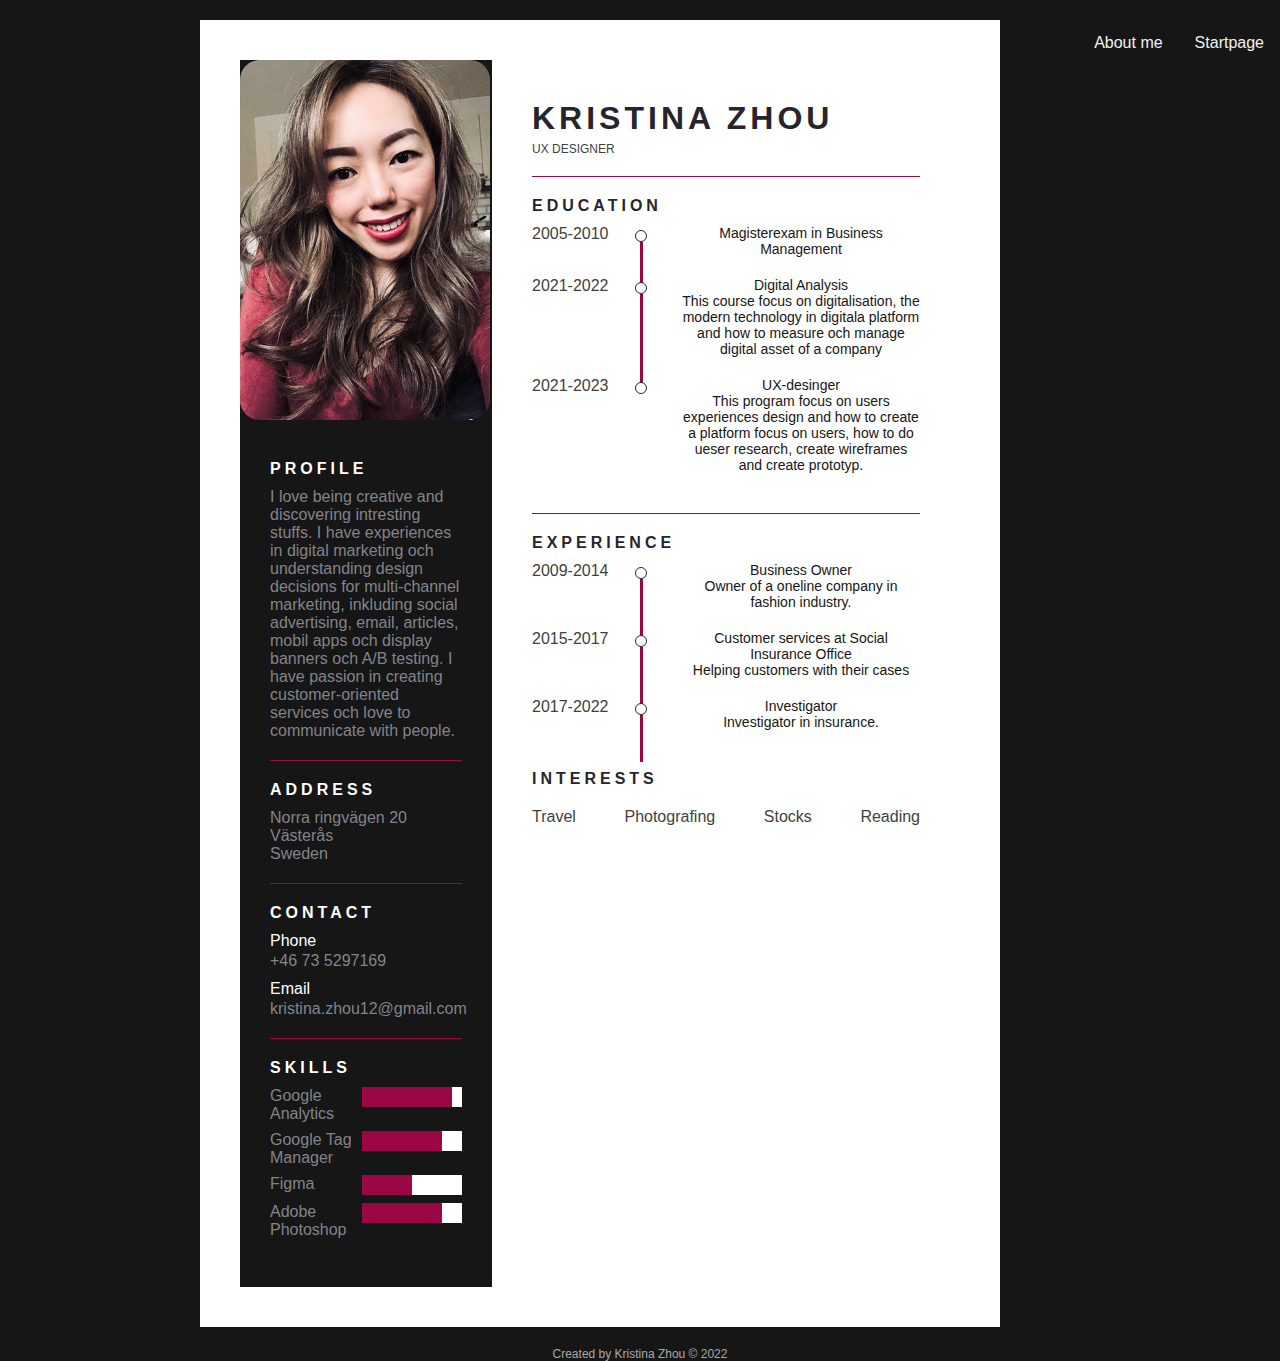
<file: aboutme.html>
<!DOCTYPE html>
<html lang="en">

<head>
    <meta charset="UTF-8">
    <meta http-equiv="X-UA-Compatible" content="IE=edge">
    <meta name="viewport" content="width=device-width, initial-scale=1.0">
    <title>About me</title>
    <link rel="stylesheet" href="style.css">
</head>

<body>
    <nav><div class="topnav">
        <a href="index.html">Startpage</a>
        <a href="aboutme.html">About me</a>
    </div>
    </nav>
<!-- Aboutme section: Koden har lånat från https://github.com/codingmarket07-- Det är bara testpage och jag vill bara lära mig/ förstå hur man använder html och css för att skriva cv -->
<section>
<div class="resume_wrapper">
	<div class="resume_left">
		<div class="resume_image">
			<img src="images/me.jpg" alt="A picture of a girl">
		</div>
		<div class="resume_bottom">
			<div class="resume_item resume_namerole">
				<div class="name">Kristina Zhou</div>
				<div class="role">UX Designer</div>
			</div>
			<div class="resume_item resume_profile">
				<div class="resume_title">Profile</div>
				<div class="resume_info">I love being creative and discovering intresting stuffs. I have experiences in digital marketing och understanding
					design decisions for multi-channel marketing, inkluding social advertising, email, articles, mobil apps och display
					banners och A/B testing. I have passion in creating customer-oriented services och love to communicate with people.</div>
			</div>
			<div class="resume_item resume_address">
				<div class="resume_title">Address</div>
				<div class="resume_info">
					Norra ringvägen 20<br/>
					Västerås<br/>
					Sweden
				</div>
			</div>
			<div class="resume_item resume_contact">
				<div class="resume_title">Contact</div>
				<div class="resume_info">
					<div class="resume_subtitle">Phone</div>
					<div class="resume_subinfo">+46 73 5297169</div>
				</div>
				<div class="resume_info">
					<div class="resume_subtitle">Email</div>
					<div class="resume_subinfo">kristina.zhou12@gmail.com</div>
				</div>
			</div>
			<div class="resume_item resume_skills">
				<div class="resume_title">Skills</div>
				<div class="resume_info">
					<div class="skills_list">
						<div class="skills_left">Google Analytics</div>
						<div class="skills_bar">
							<p>
								<span style="width: 90%"></span>
							</p>
						</div>
					</div>
					<div class="skills_list">
						<div class="skills_left">Google Tag Manager</div>
						<div class="skills_bar">
							<p>
								<span style="width: 80%"></span>
							</p>
						</div>
					</div>
					<div class="skills_list">
						<div class="skills_left">Figma</div>
						<div class="skills_bar">
							<p>
								<span style="width: 50%"></span>
							</p>
						</div>
					</div>
					<div class="skills_list">
						<div class="skills_left">Adobe Photoshop</div>
						<div class="skills_bar">
							<p>
								<span style="width: 80%"></span>
							</p>
						</div>
					</div>
				</div>
			</div>
		</div>
	</div>
	<div class="resume_right">
		<div class="resume_item resume_namerole">
			<div class="name">Kristina Zhou</div>
			<div class="role">UX Designer</div>
		</div>
		<div class="resume_item resume_education">
			<div class="resume_title">Education</div>
			<div class="resume_info">
				<div class="resume_data">
					<div class="year">2005-2010</div>
					<div class="content">
						<p>Magisterexam in Business Management</p>
						
					</div>
				</div>
				<div class="resume_data">
					<div class="year">2021-2022</div>
					<div class="content">
						<p>Digital Analysis</p>
						<p> This course focus on digitalisation, the modern technology in digitala platform and how to measure och manage digital asset of a company</p>
					</div>
				</div>
				<div class="resume_data">
					<div class="year">2021-2023</div>
					<div class="content">
						<p>UX-desinger</p>
						<p>This program focus on users experiences design and how to create a platform focus on users, how to do ueser research, create wireframes and create prototyp.</p>
					</div>
				</div>
			</div>
		</div>
		<div class="resume_item resume_experience">
			<div class="resume_title">Experience</div>
			<div class="resume_info">
				<div class="resume_data">
					<div class="year">2009-2014</div>
					<div class="content">
						<p>Business Owner</p>
						<p>Owner of a oneline company in fashion industry.</p>
					</div>
				</div>
				<div class="resume_data">
					<div class="year">2015-2017</div>
					<div class="content">
						<p>Customer services at Social Insurance Office</p>
						<p>Helping customers with their cases</p>
					</div>
				</div>
				<div class="resume_data">
					<div class="year">2017-2022</div>
					<div class="content">
						<p>Investigator</p>
						<p>Investigator in insurance.</p>
					</div>
				</div>

		<div class="resume_item resmue_interests">
			<div class="resume_title">Interests</div>
			<div class="resume_info">
				<div class="interests">
					<div class="int_icon">
						<i class="fas fa-volleyball-ball"></i>
					</div>
					<div class="int_data">Travel</div>
				</div>
				<div class="interests">
					<div class="int_icon">
						<i class="fas fa-book-open"></i>
					</div>
					<div class="int_data">Photografing</div>
				</div>
				<div class="interests">
					<div class="int_icon">
						<i class="fas fa-film"></i>
					</div>
					<div class="int_data">Stocks</div>
				</div>
				<div class="interests">
					<div class="int_icon">
						<i class="fas fa-biking"></i>
					</div>
					<div class="int_data">Reading</div>
				</div>
			</div>
		</div>
	</div>
</div>
</section>



<!-- footer section start -->

</body>
<footer class="site-footer"> Created by Kristina Zhou &#169 2022 </footer>
<!-- end footer section -->
</html>
</file>
<file: style.css>
* {
    Margin: 0;
    padding: 0;
    box-sizing: border-box;
    font-family: Arial, Helvetica, sans-serif;
    }
    
    body{
      background: rgb(22, 22, 22); 
      }
    
    .header {
    color: rgb(177, 11, 102);
    font-size: 35px;
    }
    
    /* navigationbar, meny lyser rosa när man trycker på meny*/

    .topnav a {
      float: right;
      display: block;
      color: #f2f2f2;
      text-align: center;
      padding: 14px 16px;
      text-decoration: none;
    
    }
    
    .topnav a:hover {
      background-color: #75063a;
      color: rgb(255, 255, 255);
      border-radius: 10px;}
  
    /* end of navigationbar */
    

    
    /* style for startpage */
    .home{
    width: 100%;
    padding: 60px 0px;
    background-color:rgb(22, 22, 22);
    }
    
    .home img{
    height: auto;
    width: 380px;
    border-radius: 10px;
    }
   
    .home-content {
      width: 1120px;
      max-width: 90%;
      margin: 0 auto;
      display: flex;
      align-items: center;
      justify-content: space-around;
      }
       /* texter på startsida och style h2 */

    .home-text{
    width: 550px;
    }
    
    .home-text h2{
    color: white;
    font-size: 80px;
    text-transform: uppercase;
    color: #a70b54;
    
    }
    .home-text h5{
      color: rgb(255, 255, 255);
      font-size: 30px;
      text-transform:initial;
      margin-bottom: 20 px;
      color: #fcfcfc;
      
      }
    
    .home-text a{
      margin-top: 30 px;
      display: inline-block;
      border-radius: 6px;
      border: 2px solid #a70b54;
      font-weight: 600;
      color: #fcfcfc;
      padding: 10px 30px;
      text-decoration: none;
      background-color: #a70b54;
      transition: all 0.3s;
      }
 /* Knappen är rosa och ändra till vita när man har musen över */
      .home-text a:hover{
        background-color: rgb(255, 255, 255);
        color: #9b0745;
        text-decoration: none;
      }
    /* style for about section*/

    .site-footer {
      text-align: center;
      color: darkgray;
      font-size: 12px;
      background-color: rgb(22, 22, 22) ;
      margin-bottom: 0%;
     }

   /*style for box-container*/

   .box-container {
     background-color: rgb(22,22,22);
     display: flex;
     justify-content: center;
     flex-flow: wrap;
     text-align: left;
     

   }
   .box1, .box2{
    width: 550px;
    height: 300px;
    background-color: #f5f5f5;
    margin: 0 5px;  /* om man vill ha utrymme mellan kontainer*/
    
   }

   .box1, .box2, h3{
    font-size: 24px;
    color: #9b0745;
    
  }

   .box1, .box2, p{
    font-size: 14px;
    color:rgb(22, 22, 22);
    text-align:center;
    

   }
  
  
 /* style for aboutme page and source from https://github.com/codingmarket07/Responsive-Resume-UI-Design*/

 
.resume_wrapper{
	display: flex;
	width: 800px;
	margin: 20px 200px;
	background: #fff;
	padding: 40px;
}

.resume_wrapper .resume_left{
	width: 35%;
	background: rgb(22, 22, 22);
}

.resume_wrapper .resume_left .resume_image{
	width: 60%;
}

.resume_wrapper .resume_left .resume_image img{
 width: 250px;
 height: 360px;
	display: flex;
  border-radius: 20px;
}

.resume_wrapper .resume_title{
	color: #fff;
	text-transform: uppercase;
	font-weight: 700;
	font-size: 16px;
	margin-bottom: 10px;
	letter-spacing: 4px;
}

.resume_wrapper .resume_left .resume_info{
	color: #84838b;
}

.resume_wrapper .resume_left .resume_bottom{
	padding: 20px 30px;
}

.resume_wrapper .resume_item{
	padding: 20px 0;
	border-bottom: 1px solid #9b0745;
}

.resume_wrapper  .resume_item:last-child{
	border-bottom: 0;
}

.resume_wrapper .resume_left .resume_namerole{
	display: none;
}

.resume_wrapper .resume_namerole .name{
	font-size: 20px;
	color: #fff;
	text-transform: uppercase;
	font-weight: 700;
	margin-bottom: 5px;
	letter-spacing: 4px;
}

.resume_wrapper .resume_left .resume_namerole .role{
	color: #84838b;
}

.resume_wrapper .resume_left .resume_contact .resume_info:last-child{
	 margin-top: 10px;
}

.resume_wrapper .resume_left .resume_contact .resume_subtitle{
	color: #fff;
	margin-bottom: 2px;
}

.resume_wrapper .resume_left .resume_skills .skills_list{
	display: flex;
	justify-content:space-between;
	margin-bottom: 8px;
}

.resume_wrapper .resume_left .resume_skills .skills_list .skills_bar p{
	  position: relative;
	  width: 100px;
    height: 20px;
    background: #fff;
    font-size: 11px;
}

.resume_wrapper .resume_left .resume_skills .skills_list .skills_bar p span{	
  position: absolute;
	top: 0;
	left: 0;
	background: #9b0745;
	width: 100%;
	height: 100%;
} /** visar scala på hur bra man är på vertyget, avancerad men fortfarande behöver lära mig mer...*/

.resume_wrapper .resume_right{
	width: 65%;
	padding: 20px 40px;
	color: #3f3f3f;
}

.resume_wrapper .resume_right .resume_namerole .name{
	color: #26252d;
	font-size: 32px;
}

.resume_wrapper .resume_right .resume_namerole .role{
	font-size: 12px;
	text-transform: uppercase;
}

.resume_wrapper .resume_right .resume_item .resume_title{
	color: #26252d;
}

.resume_wrapper .resume_right .resume_data{
	display: flex;
}

.resume_wrapper .resume_right .resume_data .year{
	padding-right: 35px;
	width: 115px;
	position: relative;
}

.resume_wrapper .resume_right .resume_data .content{
	padding-left: 35px;
	margin-bottom: 20px;
	width: calc(100% - 115px);
}

.resume_wrapper .resume_right .resume_data .year:before{
	content: "";
	position: absolute;
	top: 5px;
	right: 0;
	width: 10px;
	height: 10px;
	background: #fff;
	border: 1px solid #26252d;
	border-radius: 50%;
}

.resume_wrapper .resume_right .resume_data .year:after{
	  content: "";
    position: absolute;
    top: 17px;
    right: 4px;
    width: 3px;
    height: 90%;
    background: #9b0745;
}

.resume_wrapper .resume_right .resume_data:last-child .year:after{
	display: none;
}

.resume_wrapper .resume_right .resmue_interests .resume_info{
	display: flex;
	justify-content: space-between;
	text-align: center;
}

.resume_wrapper .resume_right .resmue_interests .interests .int_icon{
	font-size: 38px;
	color: #9b0745;
	margin-bottom: 10px;
}


@media screen and (max-width: 800px){
     
   .home-content{
    display: flex;
    flex-direction: column;
    text-align: justify;
    }

   .home-content img { 
    width: 400px;
	  height: auto;
    }

   .home-text {
     text-align: justify;
     width: 400px;
     padding: 30px;
  
    }
   
    .home-text h2 {
     font-size: 24px;
    }

    .home-text h5 {
      font-size: 18px;
     }
   /* Media query for startsida och storleken på texter ändras när storlek minskas */

	.resume_wrapper .resume_right .resume_namerole{
		display: none;
	}
	.resume_wrapper .resume_left .resume_namerole{
		display: block;
	}
	.resume_wrapper{
		width: 95%;
		margin: 10px auto;
		flex-direction: column;
	}
	.resume_wrapper .resume_left,
	.resume_wrapper .resume_right{
		width: 100%;
	}
}

@media screen and (max-width: 400px){
  .home-content{
    display: flex;
    flex-direction: column;
    text-align: justify;
    }

   .home-content img { 
    display: none;
    width: 200px;
	  height: auto;
    }
     /* ta bort bilder när storlek är mindre än 400 px */

   .home-text {
     text-align:justify;
     width:fit-content;
  
    }
   
    .home-text h2 {
     font-size: 24px;
    }

    .home-text h5 {
      font-size: 18px;
     }
  /* Media query for startsida, bilden på mig och text syns när storleken ändras men jag väljer ta bort bilden när storlek är mindre än 400 px */
  
  
  
  
  
  
  .resume_wrapper .resume_right{
		padding: 20px 30px;
	}
	.resume_wrapper .resume_right .resume_data{
		flex-direction: column;
	}
	.resume_wrapper .resume_right .resume_data .year{
		padding: 0;
		margin-bottom: 5px;
		width: 100%;
		color: #9b0745;
	}
	.resume_wrapper .resume_right .resume_data .year:before,
	.resume_wrapper .resume_right .resume_data .year:after{
		display: none;
	}
	.resume_wrapper .resume_right .resume_data .content{
		width: 100%;
		padding: 0;
	}
	.resume_wrapper .resume_right .resmue_interests .interests .int_icon{
		font-size: 24px;
	}
}
</file>
